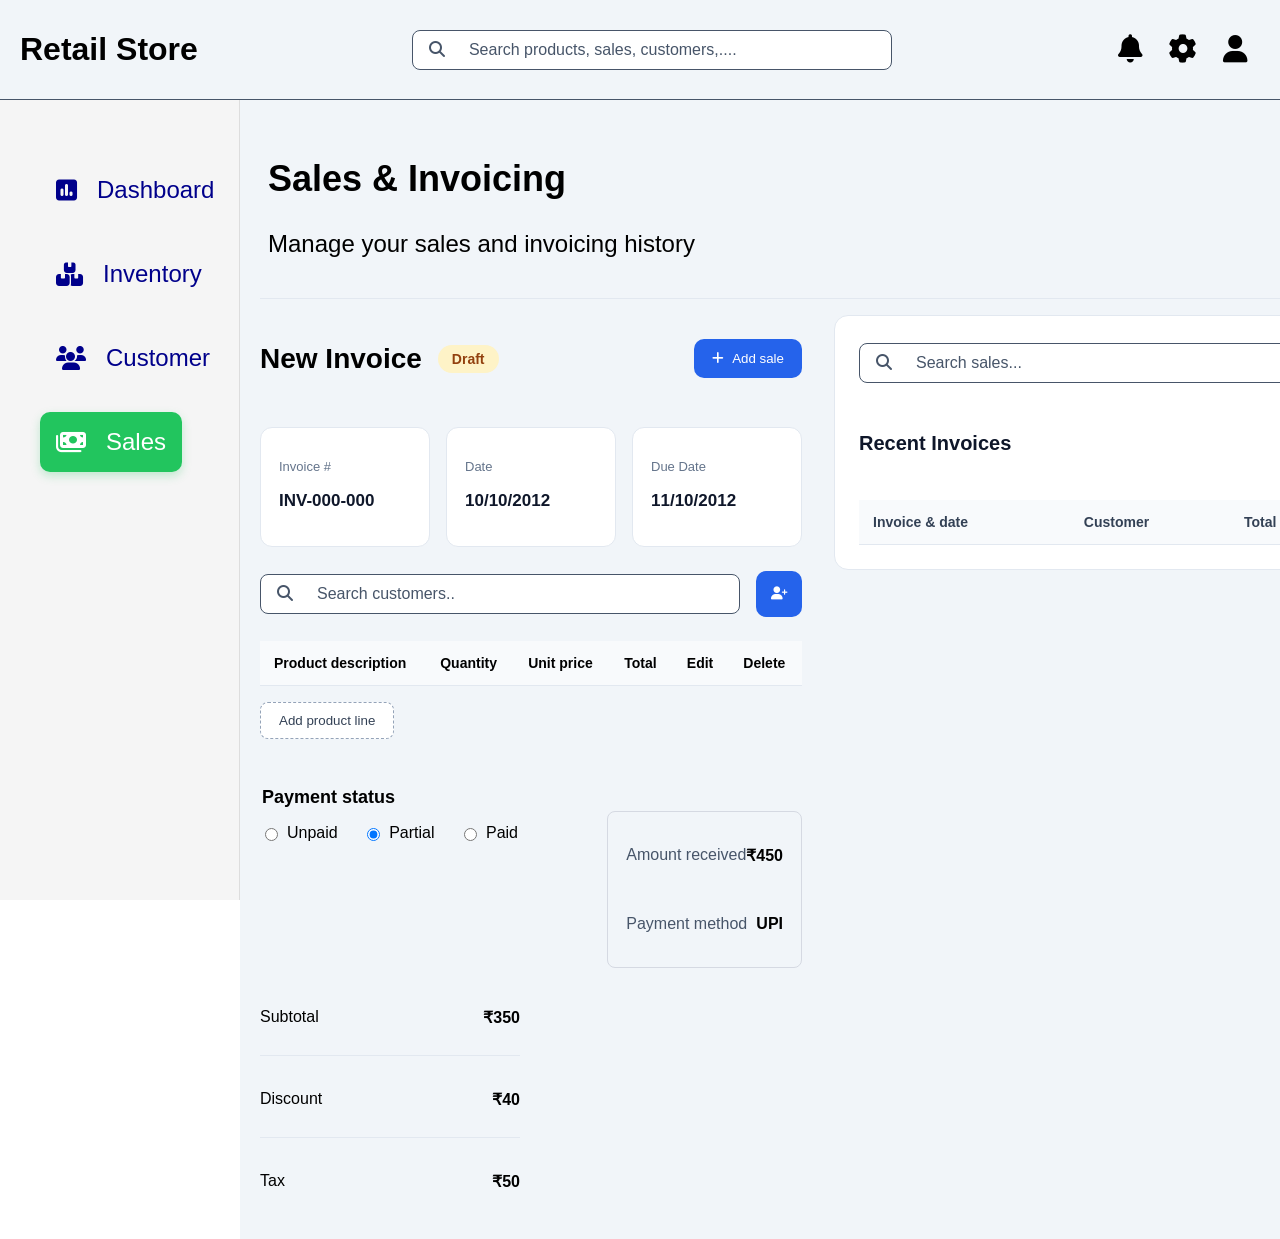
<file: sales.html>
<!DOCTYPE html>
<html lang="en">
<head>
    <meta charset="UTF-8">
    <meta name="viewport" content="width=device-width, initial-scale=1.0">
    <link rel="stylesheet" href="https://cdnjs.cloudflare.com/ajax/libs/font-awesome/6.7.2/css/all.min.css">
    <link rel="stylesheet" href="./css/layout.css">
    <link rel="stylesheet" href="./css/components.css">    
    <link rel="stylesheet" href="./css/sales.css">
    <title>Retail Management System</title>
</head>
<body>
    <!-- app layout -->
    <header class="header">
        <div class="header-logo">
            <h1>Retail Store</h1>
        </div>

        <form class="header-search">
            <label for="header-search">
                <i class="fa-solid fa-magnifying-glass"></i>
            </label>
            <input id="header-search" name="header-search" placeholder="Search products, sales, customers,...." type="search">
        </form>

        <div class="header-actions">
            <button><i class="fa-solid fa-bell"></i></button>
            <button><i class="fa-solid fa-gear"></i></button>
            <button><i class="fa-solid fa-user"></i></button>
        </div>
    </header>

    <main>
        <!-- app layout -->
        <div class="app-layout">
            <aside class="sidebar">
                <nav class="navlinks" id="navlinks">
                    <a href="index.html"><i class="fa-solid fa-square-poll-vertical"></i>Dashboard</a>
                    <a href="inventory.html"><i class="fa-solid fa-boxes-stacked"></i>Inventory</a>
                    <a href="customer.html"><i class="fa-solid fa-users"></i>Customer</a>
                    <a href="sales.html" class="active"><i class="fa-solid fa-money-bills"></i>Sales</a>
                </nav>
            </aside>

            <section class="page-section sales-page">
                <div class="page-header">
                    <div class="page-title">
                        <h2>Sales & Invoicing</h2>
                        <p>Manage your sales and invoicing history</p>
                    </div>
                </div>

                <div class="sale-content">
                    <div class="sales-invoice">
                    <div class="sale-header">
                        <div class="invoice-title">
                            <h3>New Invoice</h3>
                            <p id="sales-status">Draft</p>
                        </div>
                        <button class="add-sale" id="add-sale" type="button"><i class="fa-solid fa-plus"></i><span>Add sale</span></button>
                    </div>

                    <div class="invoice-details">
                        <div class="invoice-number">
                            <p>Invoice #</p><p id="invoice-number">INV-000-000</p>
                        </div>
                        <div class="invoice-date">
                            <p>Date</p><p id="invoice-date">10/10/2012</p>
                        </div>
                        <div class="invoice-due-date">
                            <p>Due Date</p><p id="invoice-due-date">11/10/2012</p>
                        </div>
                    </div>

                    <div class="sale-customer-tools">
                        <form class="page-search">
                            <label for="sale-customer-search">
                                <i class="fa-solid fa-magnifying-glass"></i>
                            </label>
                            <input id="sale-customer-search" name="sale-customer-search" placeholder="Search customers.." type="search">
                        </form>
                        <button><i class="fa-solid fa-user-plus"></i></button>
                    </div>

                    <div class="sales-items">
                        <table class="sale-table" id="sale-table">
                            <thead>
                                <tr>
                                    <th>Product description</th>
                                    <th>Quantity</th>
                                    <th>Unit price</th>
                                    <th>Total</th>
                                    <th>Edit</th>
                                    <th>Delete</th>
                                </tr>
                            </thead>
                            <tbody></tbody>
                        </table>
                        <button type="button" class="add-sale-product" id="add-sale-product">Add product line</button>
                    </div>

                    <div class="sale-summary">
                        <div class="sale-payment-status">
                            <fieldset class="payment-status">
                                <legend>Payment status</legend>
                                <label>
                                    <input type="radio" name="payment-status" value="unpaid"> Unpaid
                                </label>
                                <label>
                                    <input type="radio" name="payment-status" value="partial" checked> Partial
                                </label>
                                <label>
                                    <input type="radio" name="payment-status" value="paid"> Paid
                                </label>
                            </fieldset>
                        </div>
                        <div class="sales-transaction">
                            <div class="sales-amount">
                                <p>Amount received</p>
                                <p id="sales-received">₹450</p>
                            </div>
                            <div class="sales-payment-method">
                                <p>Payment method</p>
                                <p id="sales-payment-method">UPI</p>
                            </div>
                        </div>
                    </div>

                    <div class="sale-payment-value">
                        <div class="base-sale-price">
                            <p>Subtotal</p>
                            <p id="base-sale-price">₹350</p>
                        </div>
                        <div class="sale-discount">
                            <p>Discount</p>
                            <p id="sale-discount">₹40</p>
                        </div>
                        <div class="sale-tax">
                            <p>Tax</p>
                            <p id="sale-tax">₹50</p>
                        </div>
                    </div>
                    </div>

                    <div class="sale-history">
                    <div class="sale-history-toolbar">
                        <form class="page-search">
                        <label for="sale-history-search"><i class="fa-solid fa-magnifying-glass"></i></label>
                        <input id="sale-history-search" name="sale-history-search" placeholder="Search sales..." type="search">
                        </form>
                        <button class="filter" id="filter" type="button"><i class="fa-solid fa-filter"></i><span>Filter</span></button>
                    </div>

                    <div class="invoice-history">
                        <div class="invoice-history-title">
                            <h4>Recent Invoices</h4>
                            <button type="button" class="view-all">View all</button>
                        </div>

                        <div class="history-table">
                            <table class="invoice-history-table">
                                <thead>
                                    <tr>
                                        <th>Invoice & date</th>
                                        <th>Customer</th>
                                        <th>Total & status</th>
                                    </tr>
                                </thead>
                                <tbody></tbody>
                            </table>
                        </div>
                    </div>
                    </div>
                </div>

                
                

            
            </section>
    </main>
</body>
</html>
</file>
<file: css/layout.css>
*, *::before, *::after {
    box-sizing: border-box;
}

body {
    margin: 0;
    font-family: sans-serif;
}

.header {
    width: 100%;
    height: 100px;

    position: fixed;
    top: 0;
    left: 0;

    display: flex;
    flex-direction: row;
    justify-content: space-between;
    align-items: center;

    padding: 20px;

    background-color: #f1f5f9;
    color: black;

    border-bottom: 1px solid #475569;
}

.header-logo {
    font-size: 16px;
}

.header-search {
    width: 480px;
    height: 40px;

    display: flex;
    align-items: center;
    gap: 12px;

    padding: 0 16px;

    background-color: white;
    border: 1px solid #475569;
    border-radius: 8px;
}

.header-search i {
    font-size: 16px;
    color: #475569;
}

.header-search input{
    flex: 1;
    font-size: 16px;
    border: none;
    outline: none;
    background: transparent;
    padding: 12px;
    color: #0f172a;
}

.header-search input::placeholder {
    color: #475569;
}

.header-search:hover {
    color: darkred;
    box-shadow: 4px 4px 8px black;
}

.header-search:focus-within {
    box-shadow: 4px 4px 8px darkblue;
}

.header-actions {
    display: flex;
    align-items: center;
    gap: 2px;
}

.header-actions button {
    padding: 12px;
    background: transparent;
    border: none;
    font-size: 28px;
    transition: 0.4s;
    color: black;
}

.header-actions button:active {
    color: red;
    cursor: pointer;
}

.app-layout {
    display: flex;
    margin-top: 100px;
}

.sidebar {
    display: flex;
    flex-direction: column;
    height: calc(100vh - 100px);

    width: 240px;
    padding: 20px;

    position: fixed;
    top: 100px;
    left: 0;

    background-color: #f5f5f5;
    border-right: 1px solid #ddd;
}

.page-section {
    flex: 1;
    padding: 20px;
    margin-left: 240px;
    background-color: #f1f5f9;
}

.navlinks {
    display: flex;
    flex-direction: column;
    align-items: flex-start;
    padding: 20px;
    margin-top: 20px;
    height: 400px;
    gap: 24px;
}

.navlinks a {
    display: flex;
    align-items: center;
    gap: 20px;
    color: darkblue;
    font-size: 24px;
    text-decoration: none;

    padding: 16px;
}

.navlinks a:hover:not(.active) {
    background-color: #e5e7eb;
    color: #111827;
}

.navlinks a.active {
    background-color: #22c55e;
    color: white;
    border-radius: 10px;
    box-shadow: 0 4px 10px rgba(34, 197, 94, 0.25);
}

.navlinks a.active i {
    color: white;
}
</file>
<file: css/components.css>
.page-header {
    display: flex;
    flex-direction: row;
    align-items: center;
    justify-content: space-between;
    padding: 8px;
    margin-bottom: 56px;
}

.page-title {
    font-size: 24px;
}

.cards-grid {
    display: grid;
    grid-template-columns: repeat(4, 1fr);
    gap: 100px;
}

.card {
    display: flex;
    flex-direction: column;
    background-color: white;
    color: black;
    padding: 16px;
    min-height: 230px;
    border: 1px solid #475569;
    border-radius: 12px;
    box-shadow: 0px 8px 12px rgba(0,0,0,0.08);
}

.card-header {
    display: flex;
    align-items: center;
    gap: 12px;
    font-size: 18px;
    margin-bottom: 24px;
    min-height: 48px;
}

.card-number {
    font-size: 40px;
    font-weight: 800;
    margin-bottom: 0px;
    margin-top: 0px;
}

.card-comparison {
    font-size: 24px;
    color: gray;
    margin-top: 0px;
    margin-bottom: 0px;
}

.page-toolbar {
    display: flex;
    flex-direction: row;
    justify-content: space-between;
    align-items: center;
    padding: 12px;
    font-size: 20px;
    border-bottom: 1px solid #475569;
}

.page-search {
    width: 480px;
    height: 40px;
    display: flex;
    align-items: center;
    gap: 12px;
    padding: 16px;

    background-color: white;
    border: 1px solid #475569;
    border-radius: 8px;
}

.page-search i {
    font-size: 16px;
    color: #475569;
}

.page-search input{
    flex: 1;
    font-size: 16px;
    border: none;
    outline: none;
    background: transparent;
    padding: 12px;
    color: #0f172a;
}

.page-search input::placeholder {
    color: #475569;
}

.page-search:hover {
    color: black;
    box-shadow: 4px 4px 8px black;
}

.page-search:focus-within {
    box-shadow: 4px 4px 8px darkblue;
}

.page-action {
    display: flex;
    gap: 24px;
}

.filter, .sort {
    width: 80px;
    padding: 12px;
    font-size: 16px;
    background-color: white;
    color: black;
    border-radius: 12px;
    transition: 0.4s;
    box-shadow: inset 0px 4px 4px black;
    cursor: pointer;
}

.filter:active, .sort:active {
    background-color: black;
    color: white;
    box-shadow: inset 0px -4px 4px white;
    cursor: pointer;
}

.page-pagination {
    display: flex;
    align-items: center;
    justify-content: space-between;
    padding: 0 12px 0 12px;
}

.pagination-info {
    font-size: 16px;
}

.pagination-controls {
    display: flex;
    align-items: center;
    gap: 8px;
}

.previous-page-button, .next-page-button {
    display: flex;
    gap: 4px;
    padding: 4px;
    background-color: white;
    color: black;
    border: 1px solid #475569;
    cursor: pointer;
    border-radius: 4px;
    transition: 0.4s;
    box-shadow: inset 0px 1px 4px black;
}

.page-number {
    display: flex;
    gap: 4px;
    padding: 4px;
    background-color: white;
    color: black;
    border: 1px solid #475569;
    cursor: pointer;
    border-radius: 4px;
    transition: 0.4s;
    box-shadow: inset 0px 1px 4px black;
}

.previous-page-button:active, .next-page-button:active, .page-number:active:not(.active) {
    background-color: black;
    color: white;
    box-shadow: inset 0px -1px 4px white;
    cursor: pointer;
}

.active {
    background-color: #22c55e;
    color: white;
    border-radius: 10px;
    box-shadow: 0 4px 10px rgba(34, 197, 94, 0.25);
}

.active i {
    color: white;
}
</file>
<file: css/sales.css>
.sale-content {
    display: flex;
    align-items: flex-start;
    gap: 32px;
}

.sales-page .page-header {
    margin-bottom: 16px;
    padding-bottom: 16px;
    border-bottom: 1px solid #e2e8f0;
}

.sales-invoice {
    display: flex;
    flex-direction: column;
    gap: 24px;
    flex: 2;
}

/* ---------- Header ---------- */

.sale-header {
    display: flex;
    justify-content: space-between;
    align-items: center;
}

.invoice-title {
    display: flex;
    align-items: center;
    gap: 16px;
}

.invoice-title h3 {
    font-size: 28px;
    font-weight: 700;
}

#sales-status {
    padding: 6px 14px;
    border-radius: 999px;
    background: #fef3c7;
    color: #92400e;
    font-size: 14px;
    font-weight: 600;
}

.add-sale {
    display: flex;
    align-items: center;
    gap: 8px;
    padding: 12px 18px;
    border: none;
    border-radius: 10px;
    background: #2563eb;
    color: white;
    cursor: pointer;
    transition: .25s;
}

.add-sale:hover {
    background: #1d4ed8;
}

.add-sale:active {
    transform: scale(.98);
}

/* ---------- Invoice Details ---------- */

.invoice-details {
    display: flex;
    gap: 16px;
}

.invoice-number,
.invoice-date,
.invoice-due-date {
    flex: 1;
    padding: 18px;
    border: 1px solid #e2e8f0;
    border-radius: 12px;
    background: #fff;
}

.invoice-details p:first-child {
    margin-bottom: 8px;
    font-size: 13px;
    color: #64748b;
}

.invoice-details p:last-child {
    font-size: 17px;
    font-weight: 600;
    color: #0f172a;
}

/* ---------- Customer ---------- */

.sale-customer-tools {
    display: flex;
    align-items: center;
    gap: 16px;
}

.sale-customer-tools .page-search {
    flex: 1;
}

.sale-customer-tools button {
    width: 46px;
    height: 46px;
    border: none;
    border-radius: 10px;
    background: #2563eb;
    color: white;
    cursor: pointer;
    transition: .25s;
}

.sale-customer-tools button:hover {
    background: #1d4ed8;
}

.sale-customer-tools button:active {
    transform: scale(.96);
}

/* ---------- Products ---------- */

.sales-items {
    display: flex;
    flex-direction: column;
    gap: 16px;
}

.sale-table {
    width: 100%;
    border-collapse: collapse;
    background: white;
}

.sale-table th {
    padding: 14px;
    background: #f8fafc;
    border-bottom: 1px solid #e2e8f0;
    font-size: 14px;
    text-align: left;
}

.sale-table td {
    padding: 14px;
    border-bottom: 1px solid #f1f5f9;
}

.sale-table tbody tr:hover {
    background: #f8fafc;
}

.add-sale-product {
    align-self: flex-start;
    padding: 10px 18px;
    border: 1px dashed #94a3b8;
    border-radius: 8px;
    background: white;
    color: #334155;
    cursor: pointer;
    transition: .25s;
}

.add-sale-product:hover {
    background: #f8fafc;
}

.add-sale-product:active {
    transform: scale(.98);
}

/* ---------- Payment ---------- */

.sale-summary{
    display:flex;
    justify-content:space-between;
    align-items:flex-start;
    gap:40px;
    margin-top:24px;
}

.sale-payment-status{
    flex:1;
}

.payment-status{
    border:none;
    padding:0;
    margin:0;
}

.payment-status legend{
    font-size:18px;
    font-weight:600;
    margin-bottom:16px;
}

.payment-status label{
    display:inline-flex;
    align-items:center;
    gap:6px;
    margin-right:20px;
    cursor:pointer;
}

.payment-status input[type="radio"]{
    cursor:pointer;
}

.sales-transaction{
    margin-top:24px;
    padding:18px;
    border:1px solid #d5d9e2;
    border-radius:8px;

    display:flex;
    flex-direction:column;
    gap:18px;
}

.sales-amount,
.sales-payment-method{
    display:flex;
    justify-content:space-between;
    align-items:center;
}

.sales-amount p:first-child,
.sales-payment-method p:first-child{
    color:#475569;
}

.sales-amount p:last-child,
.sales-payment-method p:last-child{
    font-weight:600;
}

.sale-payment-value{
    width:260px;

    display:flex;
    flex-direction:column;
    gap:18px;
}

.base-sale-price,
.sale-discount,
.sale-tax{
    display:flex;
    justify-content:space-between;
    align-items:center;
    padding-bottom:12px;
    border-bottom:1px solid #e2e8f0;
}

.base-sale-price:last-child,
.sale-discount:last-child,
.sale-tax:last-child{
    border-bottom:none;
}

.base-sale-price p:last-child,
.sale-discount p:last-child,
.sale-tax p:last-child{
    font-weight:600;
}


.sale-history {
    display: flex;
    flex-direction: column;
    gap: 20px;
    padding: 24px;
    background: #ffffff;
    border: 1px solid #e2e8f0;
    border-radius: 14px;
    flex: 1;
}

/* ---------- Toolbar ---------- */

.sale-history-toolbar {
    display: flex;
    align-items: center;
    gap: 16px;
}

.sale-history-toolbar .page-search {
    flex: 1;
}

/* ---------- Invoice History ---------- */

.invoice-history {
    display: flex;
    flex-direction: column;
    gap: 18px;
}

.invoice-history-title {
    display: flex;
    justify-content: space-between;
    align-items: center;
}

.invoice-history-title h4 {
    font-size: 20px;
    font-weight: 600;
    color: #0f172a;
}

.view-all {
    padding: 8px 14px;
    border: none;
    border-radius: 8px;
    background: transparent;
    color: #2563eb;
    font-weight: 600;
    cursor: pointer;
    transition: .25s;
}

.view-all:hover {
    background: #eff6ff;
}

.view-all:active {
    transform: scale(.98);
}

/* ---------- History Table ---------- */

.history-table {
    overflow-x: auto;
}

.invoice-history-table {
    width: 100%;
    border-collapse: collapse;
    background: white;
}

.invoice-history-table th {
    padding: 14px;
    text-align: left;
    background: #f8fafc;
    border-bottom: 1px solid #e2e8f0;
    font-size: 14px;
    font-weight: 600;
    color: #334155;
}

.invoice-history-table td {
    padding: 14px;
    border-bottom: 1px solid #f1f5f9;
    font-size: 14px;
    color: #334155;
}

.invoice-history-table tbody tr {
    transition: .2s;
}

.invoice-history-table tbody tr:hover {
    background: #f8fafc;
}

.invoice-history-table tbody tr:last-child td {
    border-bottom: none;
}
</file>
